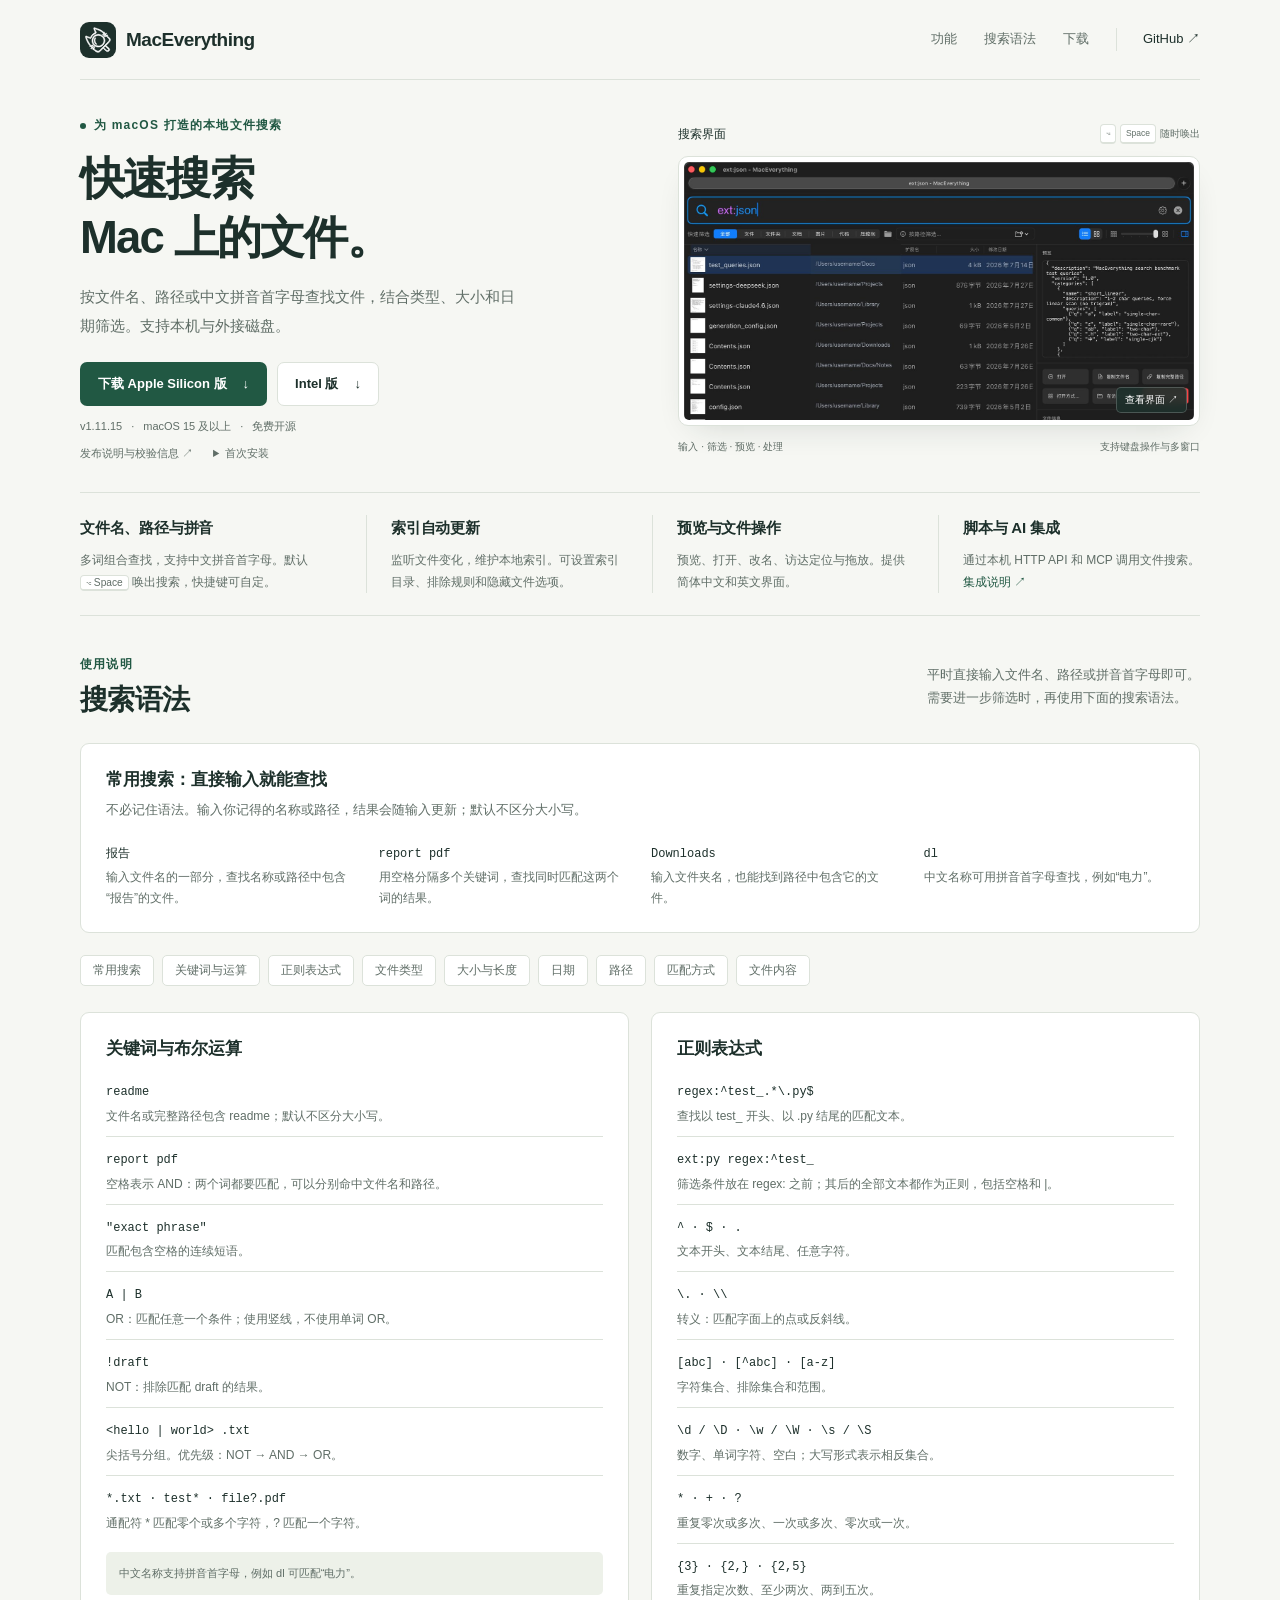
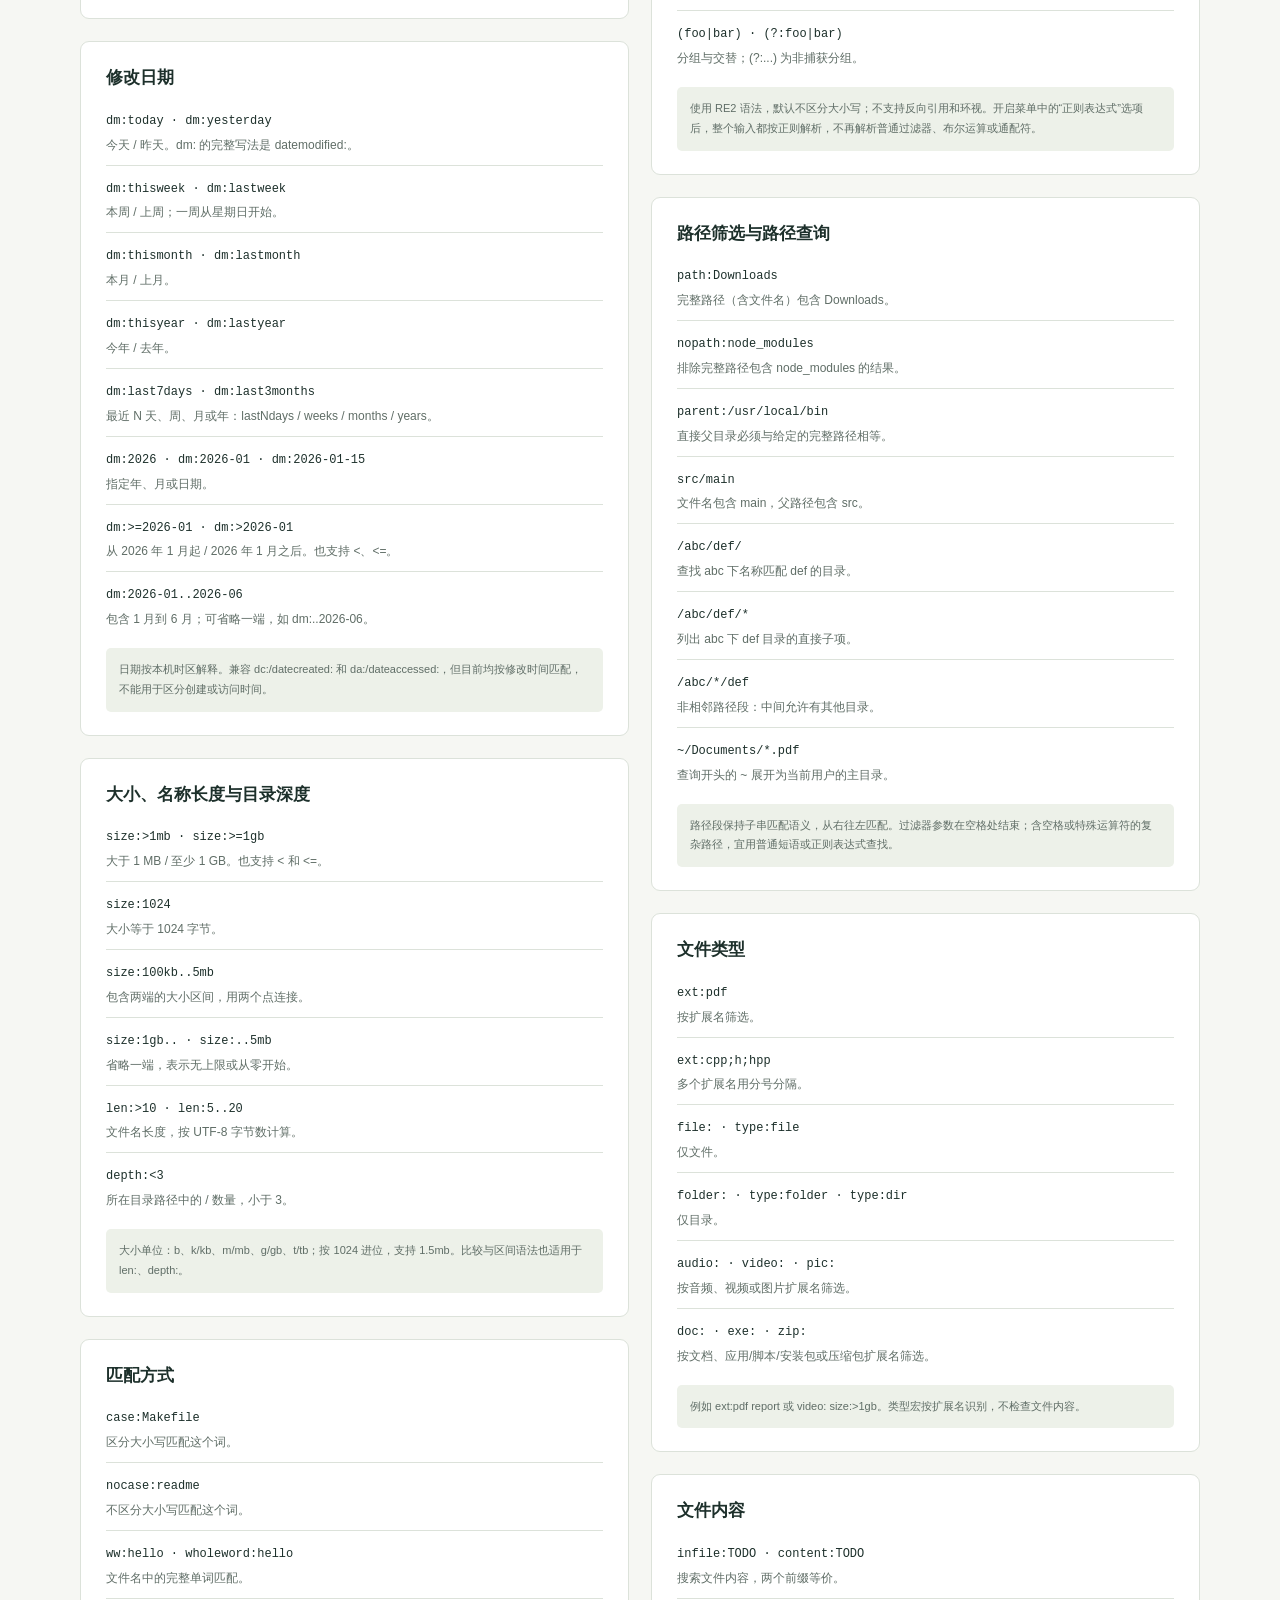
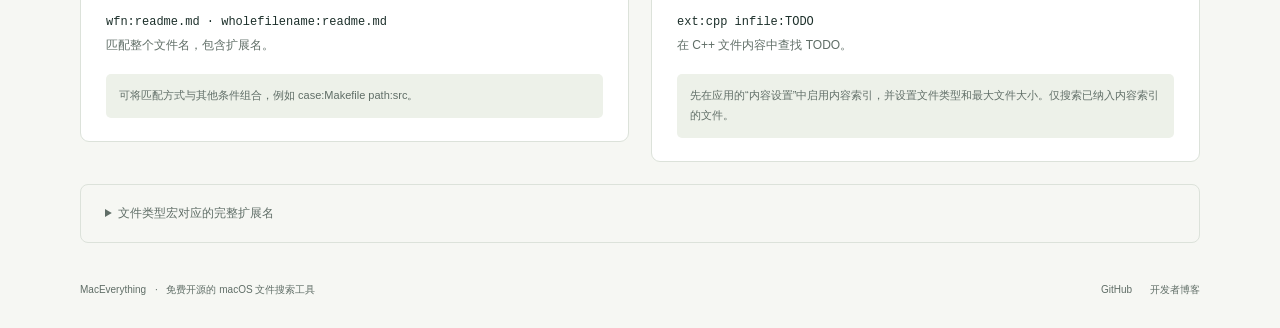
<file: docs/index.html>
<!doctype html>
<html lang="zh-CN">
<head>
  <meta charset="utf-8">
  <meta name="viewport" content="width=device-width, initial-scale=1">
  <meta name="description" content="MacEverything，macOS 上的快速本地文件搜索工具。文件名、路径、中文拼音和内容搜索，配合筛选、预览与文件操作，更快找到要用的文件。">
  <meta name="theme-color" content="#f6f7f3">
  <link rel="canonical" href="https://ying-zhang.cn/MacEverything/">
  <link rel="icon" href="assets/icon.svg" type="image/svg+xml">
  <link rel="stylesheet" href="assets/site.css">
  <title>MacEverything · 快速找到 Mac 上的文件</title>
</head>
<body>
  <a class="skip-link" href="#main">跳到正文</a>
  <header class="site-header wrap">
    <a class="brand" href="./" aria-label="MacEverything 首页"><span class="brand-icon"><img src="assets/icon.svg" width="26" height="26" alt=""></span>MacEverything</a>
    <nav aria-label="主导航">
      <a href="#features">功能</a><a href="#syntax">搜索语法</a><a href="#download">下载</a>
      <a class="source-link" href="https://github.com/ying-zhang/MacEverything">GitHub <span aria-hidden="true">↗</span></a>
    </nav>
  </header>

  <main id="main" class="wrap">
    <section class="hero" aria-labelledby="hero-title">
      <div class="hero-copy">
        <p class="eyebrow"><span class="status-dot" aria-hidden="true"></span>为 macOS 打造的本地文件搜索</p>
        <h1 id="hero-title">快速搜索<br>Mac 上的文件。</h1>
        <p class="hero-description">按文件名、路径或中文拼音首字母查找文件，结合类型、大小和日期筛选。支持本机与外接磁盘。</p>
        <div id="download" class="actions">
          <a class="button primary" href="https://github.com/ying-zhang/MacEverything/releases/download/v1.11.15/MacEverything-arm64.dmg">下载 Apple Silicon 版 <span aria-hidden="true">↓</span></a>
          <a class="button secondary" href="https://github.com/ying-zhang/MacEverything/releases/download/v1.11.15/MacEverything-x86_64.dmg">Intel 版 <span aria-hidden="true">↓</span></a>
        </div>
        <p class="download-meta">v1.11.15 <span>·</span> macOS 15 及以上 <span>·</span> 免费开源</p>
        <div class="download-help"><a href="https://github.com/ying-zhang/MacEverything/releases/tag/v1.11.15">发布说明与校验信息 ↗</a><details class="install-note"><summary>首次安装</summary><p>打开 DMG，将 MacEverything 拖到“应用程序”。应用采用 ad-hoc 签名；若首次启动被 macOS 阻止，先尝试打开一次，再到“系统设置 → 隐私与安全性”选择“仍要打开”。</p></details></div>
      </div>
      <div class="hero-product">
        <div class="product-caption"><span>搜索界面</span><span class="shortcut"><kbd>⌥</kbd><kbd>Space</kbd> 随时唤出</span></div>
        <a class="screenshot-link" href="assets/search-preview.jpg" target="_blank" rel="noopener" aria-label="在新标签页查看完整的 MacEverything 搜索界面">
          <img src="assets/search-preview.jpg" width="1440" height="1059" alt="MacEverything 搜索界面：搜索框、文件列表、路径筛选和文件信息" fetchpriority="high">
          <span class="expand-hint">查看界面 <span aria-hidden="true">↗</span></span>
        </a>
        <p class="product-footnote">输入 · 筛选 · 预览 · 处理<span>支持键盘操作与多窗口</span></p>
      </div>
    </section>

    <section id="features" class="benefits" aria-label="主要功能">
      <article><h2>文件名、路径与拼音</h2><p>多词组合查找，支持中文拼音首字母。默认 <kbd>⌥ Space</kbd> 唤出搜索，快捷键可自定。</p></article>
      <article><h2>索引自动更新</h2><p>监听文件变化，维护本地索引。可设置索引目录、排除规则和隐藏文件选项。</p></article>
      <article><h2>预览与文件操作</h2><p>预览、打开、改名、访达定位与拖放。提供简体中文和英文界面。</p></article>
      <article><h2>脚本与 AI 集成</h2><p>通过本机 HTTP API 和 MCP 调用文件搜索。<a class="text-link" href="https://github.com/ying-zhang/MacEverything#ai-工具集成-mcp">集成说明 ↗</a></p></article>
    </section>

    <section id="syntax" class="syntax-section" aria-labelledby="search-title">
      <div class="syntax-heading"><div><p class="eyebrow">使用说明</p><h2 id="search-title">搜索语法</h2></div><p>平时直接输入文件名、路径或拼音首字母即可。<br>需要进一步筛选时，再使用下面的搜索语法。</p></div>
      <article id="syntax-everyday" class="syntax-card everyday-search" aria-labelledby="everyday-title">
        <div class="everyday-heading"><h3 id="everyday-title">常用搜索：直接输入就能查找</h3><p>不必记住语法。输入你记得的名称或路径，结果会随输入更新；默认不区分大小写。</p></div>
        <dl>
          <div><dt><code>报告</code></dt><dd>输入文件名的一部分，查找名称或路径中包含“报告”的文件。</dd></div>
          <div><dt><code>report pdf</code></dt><dd>用空格分隔多个关键词，查找同时匹配这两个词的结果。</dd></div>
          <div><dt><code>Downloads</code></dt><dd>输入文件夹名，也能找到路径中包含它的文件。</dd></div>
          <div><dt><code>dl</code></dt><dd>中文名称可用拼音首字母查找，例如“电力”。</dd></div>
        </dl>
      </article>
      <nav class="syntax-nav" aria-label="搜索语法目录">
        <a href="#syntax-everyday">常用搜索</a>
        <a href="#syntax-basic">关键词与运算</a>
        <a href="#syntax-regex">正则表达式</a>
        <a href="#syntax-files">文件类型</a>
        <a href="#syntax-size">大小与长度</a>
        <a href="#syntax-dates">日期</a>
        <a href="#syntax-paths">路径</a>
        <a href="#syntax-modifiers">匹配方式</a>
        <a href="#syntax-content">文件内容</a>
      </nav>
      <div class="syntax-grid">
        <div class="syntax-column">
          <article id="syntax-basic" class="syntax-card"><h3>关键词与布尔运算</h3><dl>
          <div><dt><code>readme</code></dt><dd>文件名或完整路径包含 readme；默认不区分大小写。</dd></div>
          <div><dt><code>report pdf</code></dt><dd>空格表示 AND：两个词都要匹配，可以分别命中文件名和路径。</dd></div>
          <div><dt><code>&quot;exact phrase&quot;</code></dt><dd>匹配包含空格的连续短语。</dd></div>
          <div><dt><code>A | B</code></dt><dd>OR：匹配任意一个条件；使用竖线，不使用单词 OR。</dd></div>
          <div><dt><code>!draft</code></dt><dd>NOT：排除匹配 draft 的结果。</dd></div>
          <div><dt><code>&lt;hello | world&gt; .txt</code></dt><dd>尖括号分组。优先级：NOT → AND → OR。</dd></div>
          <div><dt><code>*.txt · test* · file?.pdf</code></dt><dd>通配符 * 匹配零个或多个字符，? 匹配一个字符。</dd></div>
        </dl><p class="syntax-note">中文名称支持拼音首字母，例如 dl 可匹配“电力”。</p></article>
          <article id="syntax-dates" class="syntax-card"><h3>修改日期</h3><dl>
          <div><dt><code>dm:today · dm:yesterday</code></dt><dd>今天 / 昨天。dm: 的完整写法是 datemodified:。</dd></div>
          <div><dt><code>dm:thisweek · dm:lastweek</code></dt><dd>本周 / 上周；一周从星期日开始。</dd></div>
          <div><dt><code>dm:thismonth · dm:lastmonth</code></dt><dd>本月 / 上月。</dd></div>
          <div><dt><code>dm:thisyear · dm:lastyear</code></dt><dd>今年 / 去年。</dd></div>
          <div><dt><code>dm:last7days · dm:last3months</code></dt><dd>最近 N 天、周、月或年：lastNdays / weeks / months / years。</dd></div>
          <div><dt><code>dm:2026 · dm:2026-01 · dm:2026-01-15</code></dt><dd>指定年、月或日期。</dd></div>
          <div><dt><code>dm:&gt;=2026-01 · dm:&gt;2026-01</code></dt><dd>从 2026 年 1 月起 / 2026 年 1 月之后。也支持 &lt;、&lt;=。</dd></div>
          <div><dt><code>dm:2026-01..2026-06</code></dt><dd>包含 1 月到 6 月；可省略一端，如 dm:..2026-06。</dd></div>
        </dl><p class="syntax-note">日期按本机时区解释。兼容 dc:/datecreated: 和 da:/dateaccessed:，但目前均按修改时间匹配，不能用于区分创建或访问时间。</p></article>
          <article id="syntax-size" class="syntax-card"><h3>大小、名称长度与目录深度</h3><dl>
          <div><dt><code>size:&gt;1mb · size:&gt;=1gb</code></dt><dd>大于 1 MB / 至少 1 GB。也支持 &lt; 和 &lt;=。</dd></div>
          <div><dt><code>size:1024</code></dt><dd>大小等于 1024 字节。</dd></div>
          <div><dt><code>size:100kb..5mb</code></dt><dd>包含两端的大小区间，用两个点连接。</dd></div>
          <div><dt><code>size:1gb.. · size:..5mb</code></dt><dd>省略一端，表示无上限或从零开始。</dd></div>
          <div><dt><code>len:&gt;10 · len:5..20</code></dt><dd>文件名长度，按 UTF-8 字节数计算。</dd></div>
          <div><dt><code>depth:&lt;3</code></dt><dd>所在目录路径中的 / 数量，小于 3。</dd></div>
        </dl><p class="syntax-note">大小单位：b、k/kb、m/mb、g/gb、t/tb；按 1024 进位，支持 1.5mb。比较与区间语法也适用于 len:、depth:。</p></article>
          <article id="syntax-modifiers" class="syntax-card"><h3>匹配方式</h3><dl>
          <div><dt><code>case:Makefile</code></dt><dd>区分大小写匹配这个词。</dd></div>
          <div><dt><code>nocase:readme</code></dt><dd>不区分大小写匹配这个词。</dd></div>
          <div><dt><code>ww:hello · wholeword:hello</code></dt><dd>文件名中的完整单词匹配。</dd></div>
          <div><dt><code>wfn:readme.md · wholefilename:readme.md</code></dt><dd>匹配整个文件名，包含扩展名。</dd></div>
        </dl><p class="syntax-note">可将匹配方式与其他条件组合，例如 case:Makefile path:src。</p></article>
        </div>
        <div class="syntax-column">
          <article id="syntax-regex" class="syntax-card"><h3>正则表达式</h3><dl>
          <div><dt><code>regex:^test_.*\.py$</code></dt><dd>查找以 test_ 开头、以 .py 结尾的匹配文本。</dd></div>
          <div><dt><code>ext:py regex:^test_</code></dt><dd>筛选条件放在 regex: 之前；其后的全部文本都作为正则，包括空格和 |。</dd></div>
          <div><dt><code>^ · $ · .</code></dt><dd>文本开头、文本结尾、任意字符。</dd></div>
          <div><dt><code>\. · \\</code></dt><dd>转义：匹配字面上的点或反斜线。</dd></div>
          <div><dt><code>[abc] · [^abc] · [a-z]</code></dt><dd>字符集合、排除集合和范围。</dd></div>
          <div><dt><code>\d / \D · \w / \W · \s / \S</code></dt><dd>数字、单词字符、空白；大写形式表示相反集合。</dd></div>
          <div><dt><code>* · + · ?</code></dt><dd>重复零次或多次、一次或多次、零次或一次。</dd></div>
          <div><dt><code>{3} · {2,} · {2,5}</code></dt><dd>重复指定次数、至少两次、两到五次。</dd></div>
          <div><dt><code>(foo|bar) · (?:foo|bar)</code></dt><dd>分组与交替；(?:...) 为非捕获分组。</dd></div>
        </dl><p class="syntax-note">使用 RE2 语法，默认不区分大小写；不支持反向引用和环视。开启菜单中的“正则表达式”选项后，整个输入都按正则解析，不再解析普通过滤器、布尔运算或通配符。</p></article>
          <article id="syntax-paths" class="syntax-card"><h3>路径筛选与路径查询</h3><dl>
          <div><dt><code>path:Downloads</code></dt><dd>完整路径（含文件名）包含 Downloads。</dd></div>
          <div><dt><code>nopath:node_modules</code></dt><dd>排除完整路径包含 node_modules 的结果。</dd></div>
          <div><dt><code>parent:/usr/local/bin</code></dt><dd>直接父目录必须与给定的完整路径相等。</dd></div>
          <div><dt><code>src/main</code></dt><dd>文件名包含 main，父路径包含 src。</dd></div>
          <div><dt><code>/abc/def/</code></dt><dd>查找 abc 下名称匹配 def 的目录。</dd></div>
          <div><dt><code>/abc/def/*</code></dt><dd>列出 abc 下 def 目录的直接子项。</dd></div>
          <div><dt><code>/abc/*/def</code></dt><dd>非相邻路径段：中间允许有其他目录。</dd></div>
          <div><dt><code>~/Documents/*.pdf</code></dt><dd>查询开头的 ~ 展开为当前用户的主目录。</dd></div>
        </dl><p class="syntax-note">路径段保持子串匹配语义，从右往左匹配。过滤器参数在空格处结束；含空格或特殊运算符的复杂路径，宜用普通短语或正则表达式查找。</p></article>
          <article id="syntax-files" class="syntax-card"><h3>文件类型</h3><dl>
          <div><dt><code>ext:pdf</code></dt><dd>按扩展名筛选。</dd></div>
          <div><dt><code>ext:cpp;h;hpp</code></dt><dd>多个扩展名用分号分隔。</dd></div>
          <div><dt><code>file: · type:file</code></dt><dd>仅文件。</dd></div>
          <div><dt><code>folder: · type:folder · type:dir</code></dt><dd>仅目录。</dd></div>
          <div><dt><code>audio: · video: · pic:</code></dt><dd>按音频、视频或图片扩展名筛选。</dd></div>
          <div><dt><code>doc: · exe: · zip:</code></dt><dd>按文档、应用/脚本/安装包或压缩包扩展名筛选。</dd></div>
        </dl><p class="syntax-note">例如 ext:pdf report 或 video: size:&gt;1gb。类型宏按扩展名识别，不检查文件内容。</p></article>
          <article id="syntax-content" class="syntax-card"><h3>文件内容</h3><dl>
          <div><dt><code>infile:TODO · content:TODO</code></dt><dd>搜索文件内容，两个前缀等价。</dd></div>
          <div><dt><code>ext:cpp infile:TODO</code></dt><dd>在 C++ 文件内容中查找 TODO。</dd></div>
        </dl><p class="syntax-note">先在应用的“内容设置”中启用内容索引，并设置文件类型和最大文件大小。仅搜索已纳入内容索引的文件。</p></article>
        </div>
      </div>
      <details class="macro-reference"><summary>文件类型宏对应的完整扩展名</summary><dl>
        <div><dt><code>audio:</code></dt><dd><code>mp3 wav flac aac ogg m4a wma alac</code></dd></div>
        <div><dt><code>video:</code></dt><dd><code>mp4 avi mkv mov wmv flv webm m4v</code></dd></div>
        <div><dt><code>pic:</code></dt><dd><code>jpg jpeg png gif bmp tiff tif webp svg ico heic heif raw</code></dd></div>
        <div><dt><code>doc:</code></dt><dd><code>pdf doc docx xls xlsx ppt pptx txt rtf odt ods odp csv md</code></dd></div>
        <div><dt><code>exe:</code></dt><dd><code>app dmg pkg sh command csh action</code></dd></div>
        <div><dt><code>zip:</code></dt><dd><code>zip rar 7z tar gz bz2 xz tgz zst lz4</code></dd></div>
      </dl></details>
    </section>
  </main>
  <footer class="site-footer wrap"><p>MacEverything <span>·</span> 免费开源的 macOS 文件搜索工具</p><div><a href="https://github.com/ying-zhang/MacEverything">GitHub</a><a href="https://ying-zhang.cn/misc/2026-maceverything/">开发者博客</a></div></footer>
</body>
</html>
</file>
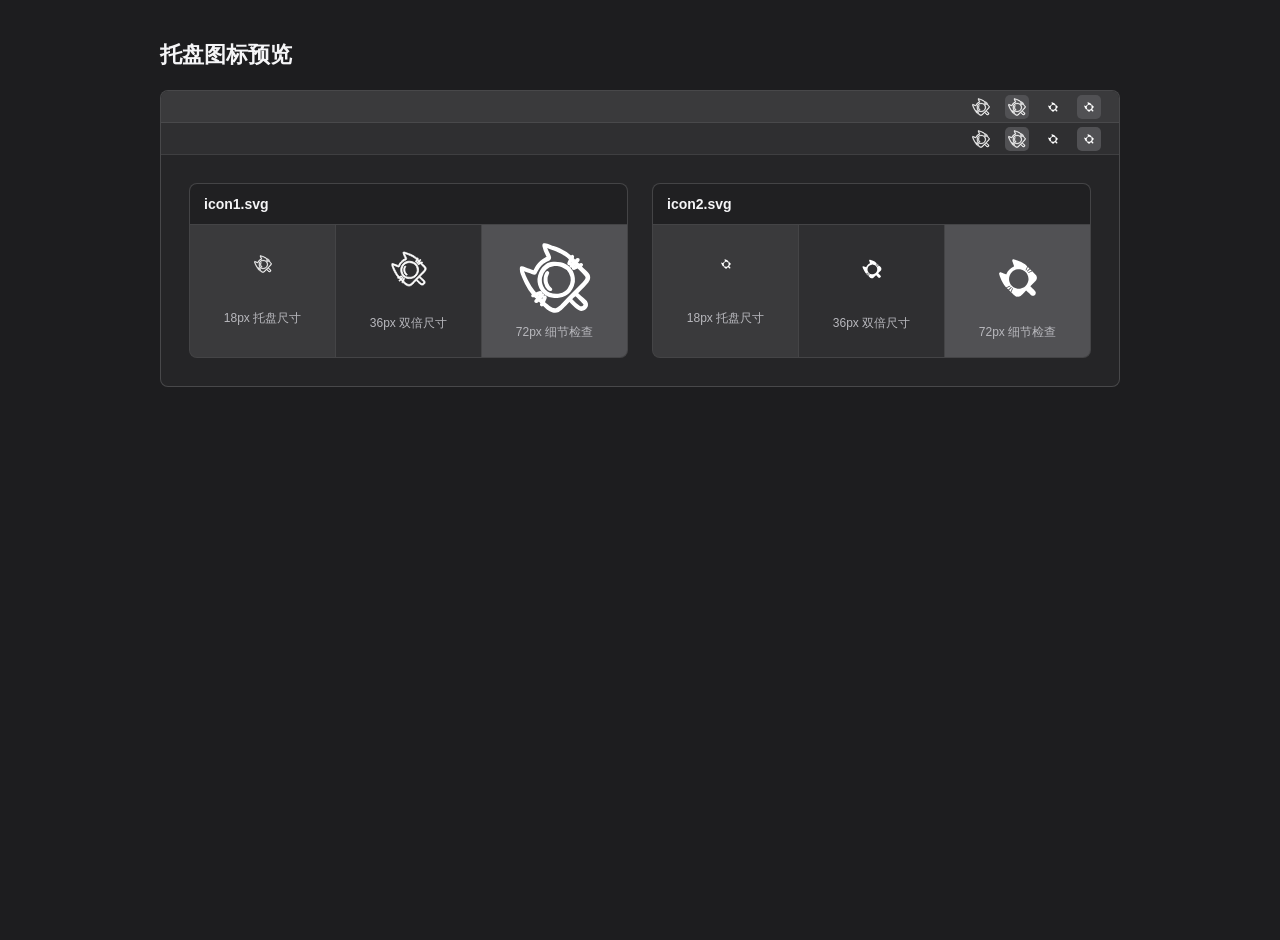
<file: assets/tray-icon-preview.html>
<!doctype html>
<html lang="zh-CN">
<head>
  <meta charset="utf-8">
  <meta name="viewport" content="width=device-width, initial-scale=1">
  <title>托盘图标预览</title>
  <style>
    :root {
      color-scheme: dark;
      --tray-bg: #3a3a3c;
      --tray-bg-alt: #2f2f31;
      --tray-hover: #515154;
      --page-bg: #1d1d1f;
      --text: #f5f5f7;
      --muted: #b8b8bd;
      --line: rgba(255, 255, 255, 0.16);
    }

    * {
      box-sizing: border-box;
    }

    body {
      margin: 0;
      min-height: 100vh;
      background: var(--page-bg);
      color: var(--text);
      font-family: -apple-system, BlinkMacSystemFont, "SF Pro Text", "Helvetica Neue", Arial, sans-serif;
    }

    main {
      width: min(960px, calc(100vw - 40px));
      margin: 40px auto;
    }

    h1 {
      margin: 0 0 20px;
      font-size: 22px;
      font-weight: 650;
      letter-spacing: 0;
    }

    .preview {
      overflow: hidden;
      border: 1px solid var(--line);
      border-radius: 8px;
      background: #252527;
    }

    .tray {
      height: 32px;
      display: flex;
      align-items: center;
      justify-content: flex-end;
      gap: 12px;
      padding: 0 18px;
      background: var(--tray-bg);
      box-shadow: inset 0 -1px rgba(255, 255, 255, 0.08);
    }

    .tray.alt {
      background: var(--tray-bg-alt);
    }

    .tray-slot {
      width: 24px;
      height: 24px;
      display: grid;
      place-items: center;
      border-radius: 5px;
    }

    .tray-slot.hover {
      background: var(--tray-hover);
    }

    .tray-icon {
      width: 18px;
      height: 18px;
      display: block;
      object-fit: contain;
    }

    .content {
      padding: 28px;
    }

    .grid {
      display: grid;
      grid-template-columns: repeat(2, minmax(0, 1fr));
      gap: 24px;
    }

    .panel {
      border: 1px solid var(--line);
      border-radius: 8px;
      overflow: hidden;
      background: #202022;
    }

    .panel-header {
      padding: 12px 14px;
      border-bottom: 1px solid var(--line);
      font-size: 14px;
      font-weight: 600;
    }

    .sizes {
      display: grid;
      grid-template-columns: repeat(3, 1fr);
      gap: 1px;
      background: var(--line);
    }

    .size-cell {
      min-height: 132px;
      display: grid;
      place-items: center;
      gap: 10px;
      padding: 16px;
      background: var(--tray-bg);
    }

    .size-cell:nth-child(2) {
      background: var(--tray-bg-alt);
    }

    .size-cell:nth-child(3) {
      background: var(--tray-hover);
    }

    .size-cell img {
      display: block;
      object-fit: contain;
    }

    .label {
      color: var(--muted);
      font-size: 12px;
      line-height: 1.3;
      text-align: center;
    }

    @media (max-width: 720px) {
      main {
        width: min(100vw - 24px, 960px);
        margin: 24px auto;
      }

      .grid {
        grid-template-columns: 1fr;
      }

      .content {
        padding: 18px;
      }
    }
  </style>
</head>
<body>
  <main>
    <h1>托盘图标预览</h1>

    <section class="preview" aria-label="托盘图标效果">
      <div class="tray" aria-label="系统托盘深灰背景">
        <span class="tray-slot"><img class="tray-icon" src="icon1.svg" alt="icon1 托盘尺寸"></span>
        <span class="tray-slot hover"><img class="tray-icon" src="icon1.svg" alt="icon1 悬停状态"></span>
        <span class="tray-slot"><img class="tray-icon" src="icon2.svg" alt="icon2 托盘尺寸"></span>
        <span class="tray-slot hover"><img class="tray-icon" src="icon2.svg" alt="icon2 悬停状态"></span>
      </div>
      <div class="tray alt" aria-label="更深的托盘背景">
        <span class="tray-slot"><img class="tray-icon" src="icon1.svg" alt="icon1 更深背景"></span>
        <span class="tray-slot hover"><img class="tray-icon" src="icon1.svg" alt="icon1 更深背景悬停"></span>
        <span class="tray-slot"><img class="tray-icon" src="icon2.svg" alt="icon2 更深背景"></span>
        <span class="tray-slot hover"><img class="tray-icon" src="icon2.svg" alt="icon2 更深背景悬停"></span>
      </div>

      <div class="content">
        <div class="grid">
          <article class="panel">
            <div class="panel-header">icon1.svg</div>
            <div class="sizes">
              <div class="size-cell">
                <img src="icon1.svg" alt="icon1 18px" style="width: 18px; height: 18px;">
                <div class="label">18px 托盘尺寸</div>
              </div>
              <div class="size-cell">
                <img src="icon1.svg" alt="icon1 36px" style="width: 36px; height: 36px;">
                <div class="label">36px 双倍尺寸</div>
              </div>
              <div class="size-cell">
                <img src="icon1.svg" alt="icon1 72px" style="width: 72px; height: 72px;">
                <div class="label">72px 细节检查</div>
              </div>
            </div>
          </article>

          <article class="panel">
            <div class="panel-header">icon2.svg</div>
            <div class="sizes">
              <div class="size-cell">
                <img src="icon2.svg" alt="icon2 18px" style="width: 18px; height: 18px;">
                <div class="label">18px 托盘尺寸</div>
              </div>
              <div class="size-cell">
                <img src="icon2.svg" alt="icon2 36px" style="width: 36px; height: 36px;">
                <div class="label">36px 双倍尺寸</div>
              </div>
              <div class="size-cell">
                <img src="icon2.svg" alt="icon2 72px" style="width: 72px; height: 72px;">
                <div class="label">72px 细节检查</div>
              </div>
            </div>
          </article>
        </div>
      </div>
    </section>
  </main>
</body>
</html>
</file>
<file: docs/assets/site.css>
:root {
  color-scheme:light dark;
  --paper:#f6f7f3;
  --surface:#fff;
  --ink:#1d302b;
  --muted:#606e67;
  --line:#dce2da;
  --accent:#215843;
  --accent-hover:#143e2e;
  --tint:#edf1e9;
  --mono:"SFMono-Regular",Consolas,"Liberation Mono",monospace;
}

* {
  box-sizing:border-box;
}

html {
  scroll-behavior:smooth;
  scroll-padding-top:24px;
}

body {
  margin:0;
  background:var(--paper);
  color:var(--ink);
  font-family:-apple-system,BlinkMacSystemFont,"Segoe UI","PingFang SC","Microsoft YaHei",sans-serif;
  -webkit-font-smoothing:antialiased;
  font-size:15px;
  line-height:1.75;
}

a {
  color:inherit;
  text-decoration:none;
}

a:focus-visible,summary:focus-visible {
  outline:3px solid var(--accent);
  outline-offset:5px;
}

a:hover {
  text-decoration:underline;
  text-underline-offset:4px;
}

img {
  display:block;
  max-width:100%;
}

.wrap {
  width:min(1120px,calc(100% - 72px));
  margin-inline:auto;
}

.skip-link {
  position:absolute;
  top:-100px;
  left:16px;
  z-index:10;
  padding:10px 20px;
  background:var(--surface);
}

.skip-link:focus {
  top:10px;
}

.site-header {
  min-height:80px;
  display:flex;
  align-items:center;
  justify-content:space-between;
  border-bottom:1px solid var(--line);
  gap:24px;
}

.brand {
  display:flex;
  align-items:center;
  gap:10px;
  font-size:19px;
  font-weight:700;
  letter-spacing:-.5px;
}

.brand-icon {
  display:grid;
  place-items:center;
  background:var(--ink);
  border-radius:9px;
  width:36px;
  height:36px;
}

.brand-icon img {
  filter:brightness(0) invert(1);
}

nav {
  display:flex;
  align-items:center;
  gap:27px;
  font-size:13px;
  color:var(--muted);
}

nav .source-link {
  border-left:1px solid var(--line);
  padding-left:26px;
  color:var(--ink);
}

.hero {
  display:grid;
  grid-template-columns:1.04fr 1fr;
  gap:56px;
  align-items:center;
  padding:35px 0 28px;
}

.eyebrow {
  margin:0 0 13px;
  font-size:12px;
  font-weight:600;
  letter-spacing:1.2px;
  color:var(--accent);
  display:flex;
  align-items:center;
  gap:8px;
}

.status-dot {
  width:6px;
  height:6px;
  background:var(--accent);
  border-radius:50%;
}

h1,h2,h3,p {
  margin-top:0;
}

h1 {
  font-size:clamp(34px,3.55vw,48px);
  line-height:1.3;
  letter-spacing:-1.8px;
  font-weight:730;
  margin-bottom:16px;
}

.hero-description {
  font-size:15px;
  color:var(--muted);
  line-height:1.9;
  max-width:440px;
  margin-bottom:22px;
}

.actions {
  display:flex;
  gap:10px;
  flex-wrap:wrap;
}

.button {
  min-height:44px;
  border-radius:7px;
  padding:10px 17px;
  display:inline-flex;
  align-items:center;
  justify-content:center;
  gap:16px;
  font-size:13px;
  font-weight:600;
  line-height:1.6;
  border:1px solid transparent;
  transition:background-color .15s,border-color .15s;
}

.button:hover {
  text-decoration:none;
}

.primary {
  background:var(--accent);
  color:#fff;
}

.primary:hover {
  background:var(--accent-hover);
}

.secondary {
  border-color:var(--line);
  background:var(--surface);
}

.secondary:hover {
  border-color:var(--accent);
  background:var(--tint);
}

.download-meta {
  font-size:11px;
  color:var(--muted);
  margin:11px 0 0;
  display:flex;
  gap:9px;
  align-items:center;
}

.download-meta span {
  color:var(--muted);
}

.hero-product {
  min-width:0;
}

.product-caption {
  display:flex;
  justify-content:space-between;
  align-items:center;
  gap:12px;
  font-size:12px;
  margin-bottom:11px;
}

.shortcut {
  display:flex;
  align-items:center;
  gap:4px;
  font-size:10px;
  color:var(--muted);
}

kbd {
  font-family:inherit;
  white-space:nowrap;
  font-size:.85em;
  border:1px solid var(--line);
  border-bottom-width:2px;
  padding:1px 5px;
  border-radius:4px;
  background:var(--surface);
}

.screenshot-link {
  display:block;
  position:relative;
  padding:5px;
  background:var(--surface);
  border:1px solid var(--line);
  border-radius:10px;
  box-shadow:0 12px 32px -16px #1b302b32;
  overflow:hidden;
}

.screenshot-link img {
  width:100%;
  height:258px;
  border-radius:5px;
  object-fit:cover;
  object-position:top;
}

.expand-hint {
  position:absolute;
  right:12px;
  bottom:12px;
  color:#fff;
  background:#1d302be8;
  border:1px solid #ffffff33;
  backdrop-filter:blur(5px);
  border-radius:5px;
  font-size:10px;
  padding:3px 8px;
}

.product-footnote {
  display:flex;
  justify-content:space-between;
  gap:10px;
  margin:12px 0 0;
  font-size:10px;
  color:var(--muted);
}


.download-help { display:flex; flex-wrap:wrap; align-items:baseline; gap:8px 20px; margin-top:8px; font-size:11px; color:var(--muted); }
.install-note { flex:1; min-width:80px; }
summary { cursor:pointer; width:fit-content; }
.install-note[open] { flex-basis:100%; }
.install-note p { margin:8px 0 0; max-width:480px; }
.benefits { display:grid; grid-template-columns:repeat(4,1fr); gap:24px; padding:22px 0; border-block:1px solid var(--line); }
.benefits article+article { border-left:1px solid var(--line); padding-left:24px; }
.benefits h2 { font-size:15px; margin-bottom:8px; letter-spacing:-.2px; }
.benefits p { color:var(--muted); font-size:12px; line-height:1.85; margin:0; }
.text-link { color:var(--accent); }
.syntax-section { padding:38px 0 12px; }
.syntax-heading { display:flex; align-items:center; justify-content:space-between; gap:24px; }
.syntax-heading .eyebrow { margin-bottom:5px; }
.syntax-heading h2 { font-size:28px; letter-spacing:-.7px; line-height:1.4; margin:0; }
.syntax-heading>p { color:var(--muted); font-size:13px; margin:0; }
.syntax-nav { flex-wrap:wrap; justify-content:flex-start; gap:8px; margin:22px 0 26px; }
.syntax-nav a { border:1px solid var(--line); border-radius:5px; background:var(--surface); padding:4px 12px; font-size:12px; }
.syntax-nav a:hover { background:var(--tint); text-decoration:none; border-color:var(--accent); }
.syntax-grid { display:grid; grid-template-columns:1fr 1fr; gap:22px; align-items:start; }
.syntax-column { display:flex; flex-direction:column; gap:22px; min-width:0; }
.syntax-card { min-width:0; padding:23px 25px; background:var(--surface); border:1px solid var(--line); border-radius:9px; }
.syntax-card h3 { font-size:17px; line-height:1.5; margin-bottom:16px; }
.syntax-card dl { margin:0; }
.syntax-card dl>div+div { border-top:1px solid var(--line); padding-top:9px; margin-top:9px; }
.syntax-card dt { line-height:1.65; }
code { font-family:var(--mono); font-size:12px; overflow-wrap:anywhere; }
.syntax-card dd { margin:3px 0 0; font-size:12px; color:var(--muted); }
.syntax-note { font-size:11px; color:var(--muted); padding:12px 13px; margin:18px 0 0; border-radius:5px; background:var(--tint); line-height:1.8; }
.everyday-search { margin-top:24px; }
.everyday-heading { margin-bottom:18px; }
.everyday-heading h3 { margin-bottom:6px; }
.everyday-heading p { margin:0; color:var(--muted); font-size:13px; }
.everyday-search dl { display:grid; grid-template-columns:repeat(4,minmax(0,1fr)); gap:22px; }
.everyday-search dl>div+div { border-top:0; padding-top:0; margin-top:0; }
.macro-reference { margin-top:22px; padding:18px 24px; border:1px solid var(--line); border-radius:8px; color:var(--muted); font-size:12px; }
.macro-reference dl { margin-bottom:0; }
.macro-reference dl>div { display:grid; grid-template-columns:65px 1fr; gap:12px; margin-top:9px; }
.macro-reference dd { margin:0; }
.site-footer { display:flex; justify-content:space-between; gap:24px; padding-block:26px 30px; color:var(--muted); font-size:10px; }
.site-footer p { margin:0; }
.site-footer p span { padding:0 6px; }
.site-footer>div { display:flex; gap:18px; white-space:nowrap; }
.site-footer a:hover { color:var(--accent); }
@media(max-width:1000px) {
  .wrap { width:calc(100% - 48px); }
  .hero { gap:30px; }
  h1 { font-size:37px; }
  .hero-description { font-size:14px; }
  .button { font-size:12px; padding-inline:12px; gap:10px; }
  .product-footnote span { display:none; }
  .benefits { gap:16px; }
  .benefits article+article { padding-left:16px; }
  .syntax-card { padding:20px; }
}
@media(max-width:700px) {
  .wrap { width:calc(100% - 36px); }
  .site-header { min-height:64px; gap:12px; }
  .brand { font-size:17px; gap:7px; }
  .brand-icon { width:30px; height:30px; }
  .brand-icon img { width:21px; height:21px; }
  .site-header nav { gap:14px; font-size:12px; }
  .site-header nav a:first-child, .site-header .source-link { display:none; }
  .hero { grid-template-columns:1fr; padding:26px 0 22px; gap:20px; }
  h1 { font-size:35px; letter-spacing:-1px; margin-bottom:13px; }
  .hero-description { margin-bottom:17px; font-size:14px; }
  .eyebrow { font-size:10px; margin-bottom:11px; }
  .hero-product { max-width:520px; width:100%; margin:auto; }
  .product-caption { font-size:10px; margin-bottom:7px; }
  .screenshot-link img { height:110px; }
  .product-footnote { display:none; }
  .actions .button { min-height:42px; padding-inline:12px; }
  .download-meta { gap:6px; flex-wrap:wrap; }
  .benefits { grid-template-columns:1fr 1fr; gap:18px 20px; padding-block:20px; }
  .benefits article+article { padding-left:0; border:0; }
  .benefits h2 { font-size:14px; margin-bottom:6px; }
  .benefits p { font-size:11px; }
  .syntax-section { padding-top:29px; }
  .syntax-heading { align-items:start; flex-direction:column; gap:12px; }
  .syntax-heading h2 { font-size:25px; }
  .syntax-heading>p { font-size:12px; }
  .syntax-nav { gap:7px; margin:18px 0 22px; }
  .syntax-nav a { padding:4px 9px; font-size:11px; }
  .syntax-grid { display:flex; flex-direction:column; gap:16px; }
  .syntax-column { display:contents; }
  #syntax-basic { order:1; }
  #syntax-regex { order:2; }
  #syntax-files { order:3; }
  #syntax-size { order:4; }
  #syntax-dates { order:5; }
  #syntax-paths { order:6; }
  #syntax-modifiers { order:7; }
  #syntax-content { order:8; }
  .everyday-search dl { grid-template-columns:1fr 1fr; gap:16px 20px; }
  .everyday-heading p { font-size:12px; }
  .syntax-card { padding:20px 18px; }
  .syntax-card h3 { font-size:16px; }
  .macro-reference { padding:16px 18px; }
  .site-footer { flex-direction:column; gap:12px; padding-top:22px; }
}
@media(prefers-color-scheme:dark) {
  :root { --paper:#141d1a; --surface:#1b2722; --ink:#e1e9e2; --muted:#a6b6ab; --line:#34453b; --accent:#a3ceb5; --accent-hover:#c1e4cc; --tint:#202e26; }
  .primary { color:#14271c; }
  .brand-icon { background:#2c4435; }
  .expand-hint { color:#fff; background:#1d302be8; }
  .screenshot-link { box-shadow:0 12px 32px -16px #0008; }
}
@media(prefers-reduced-motion:reduce) {
  html { scroll-behavior:auto; }
  .button { transition:none; }
}
</file>
